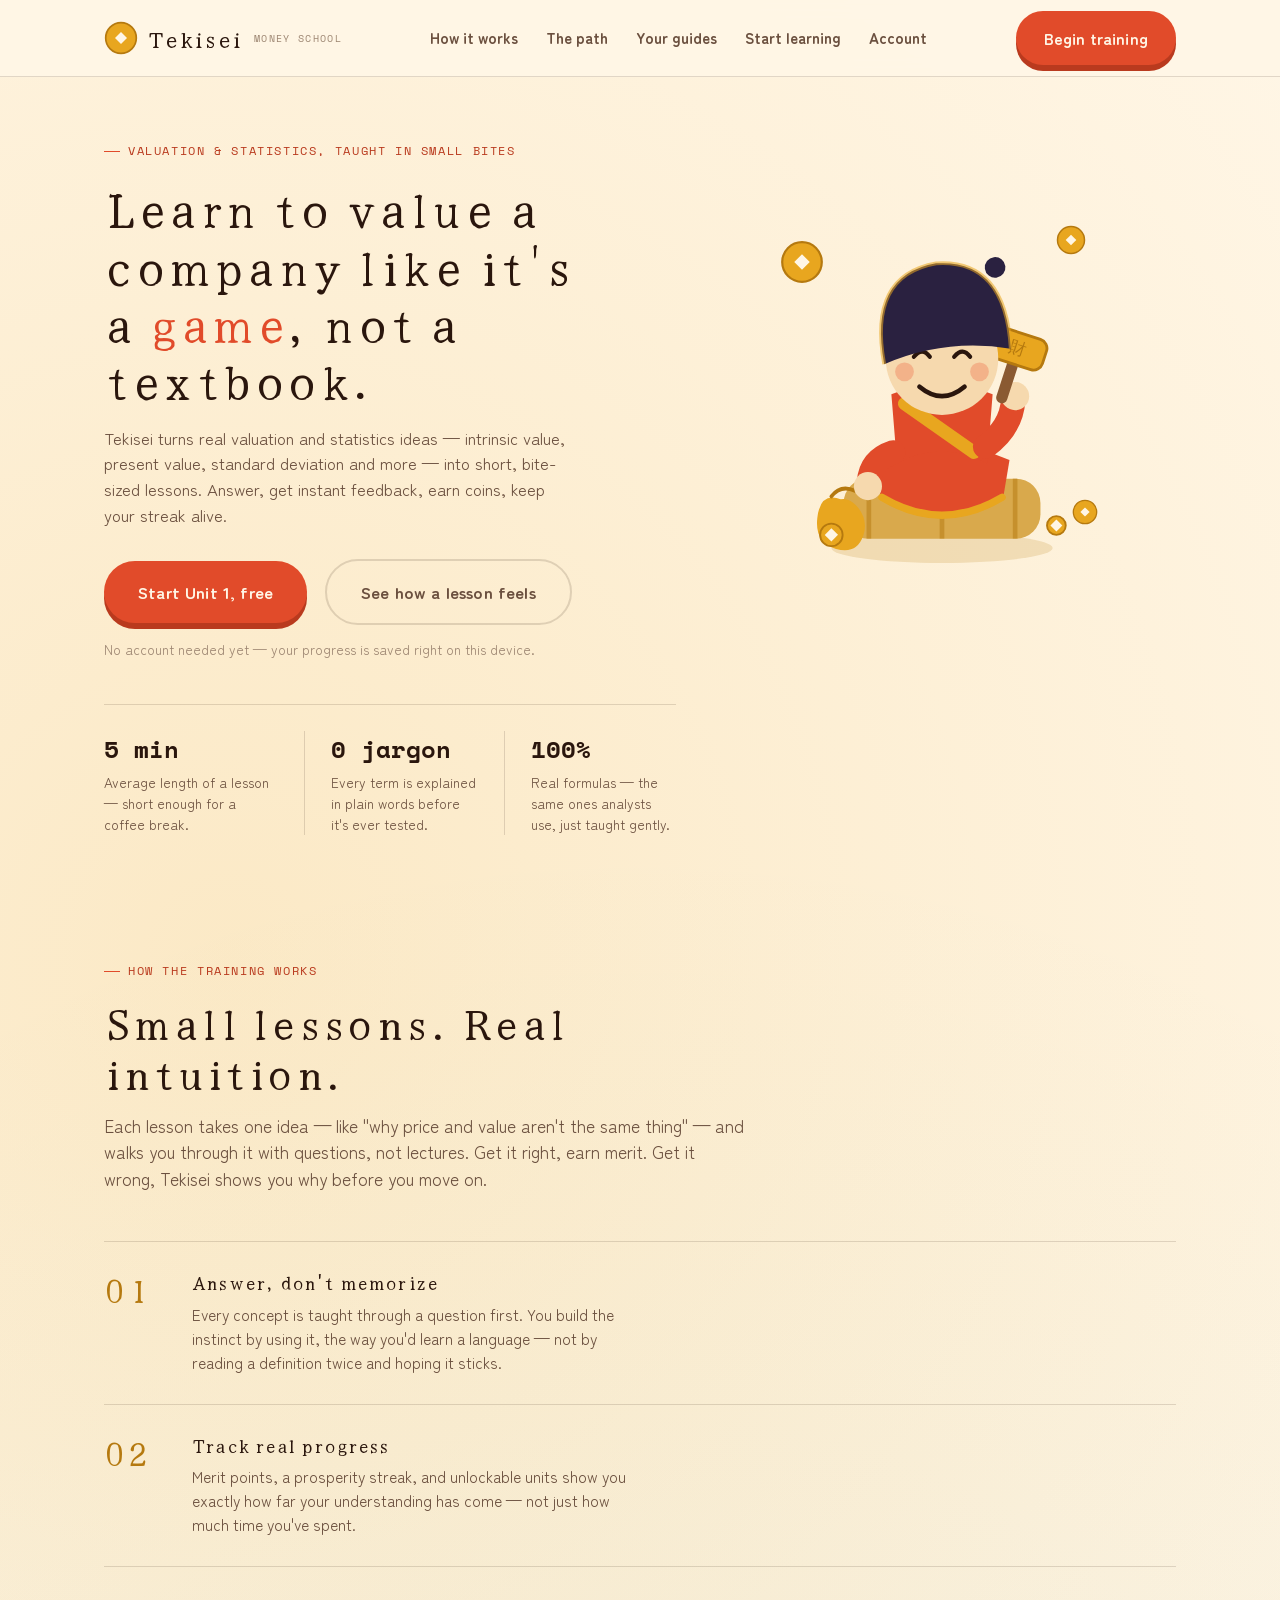
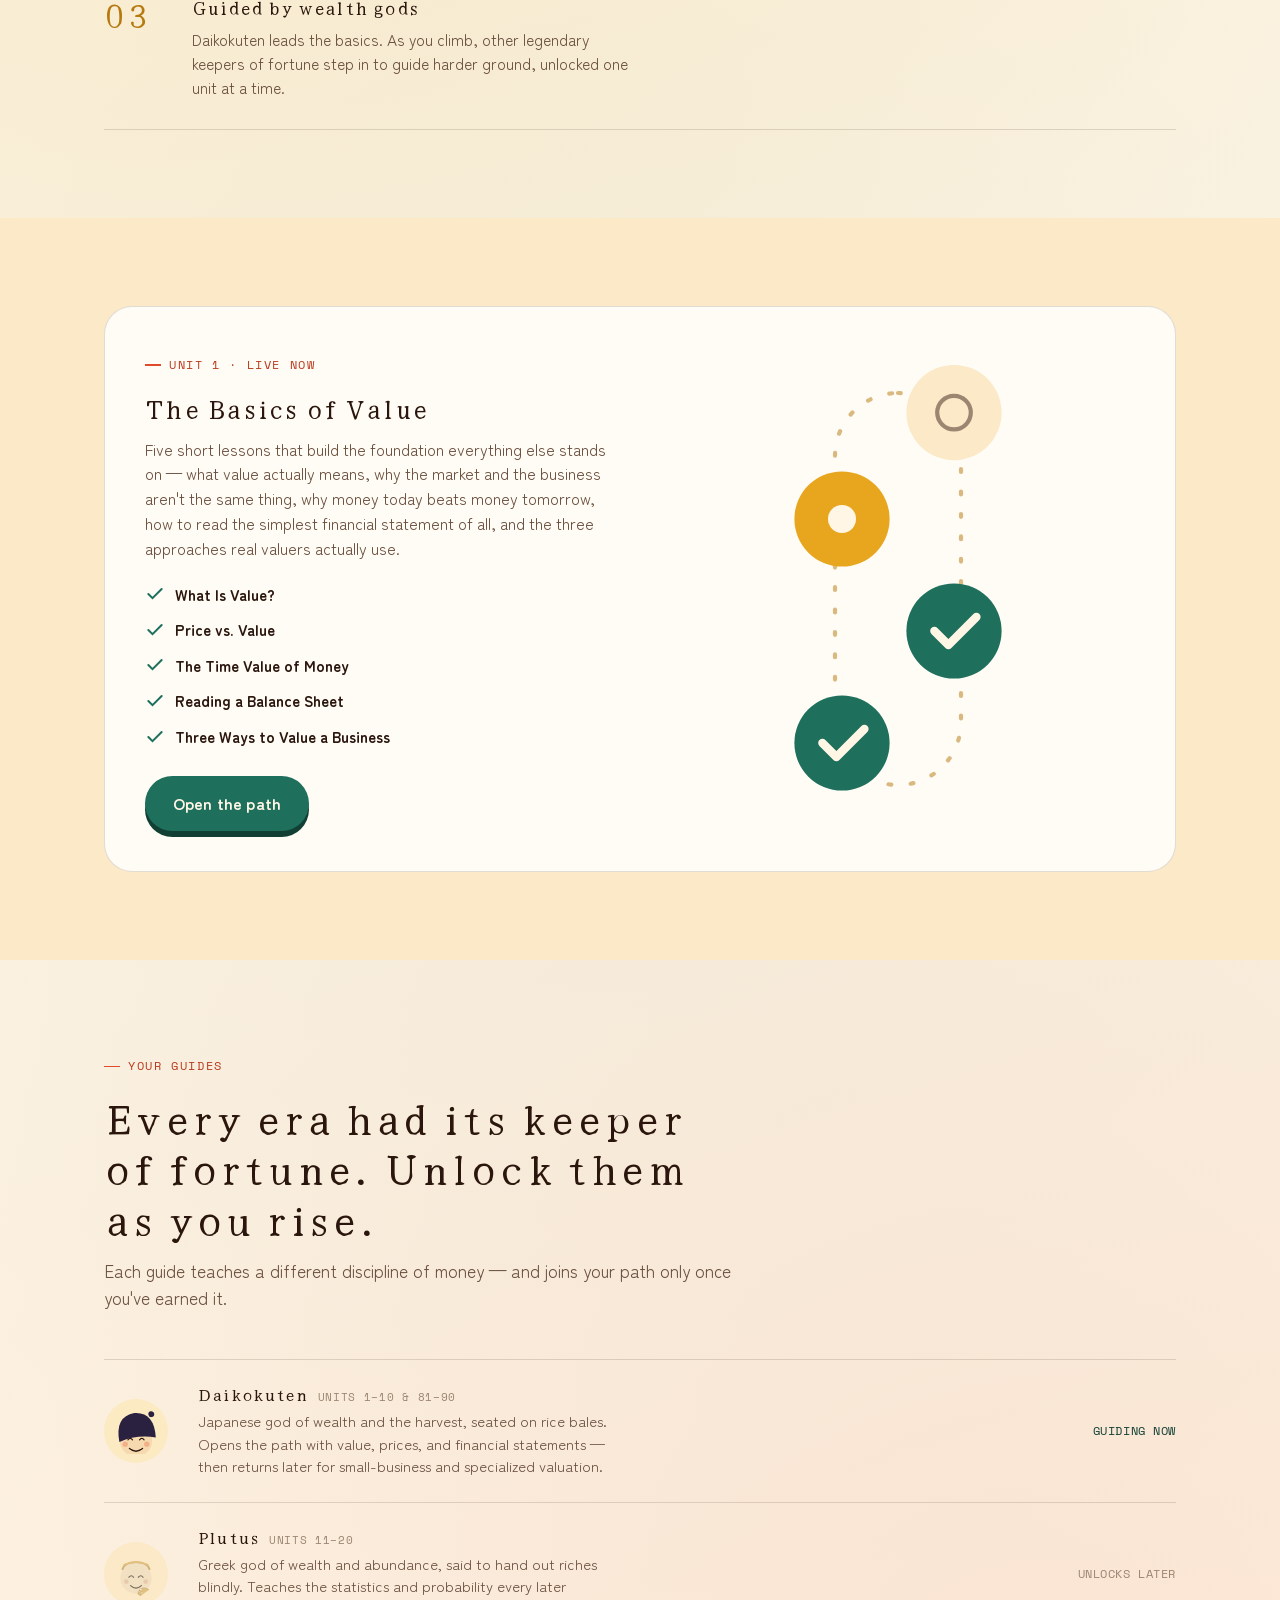
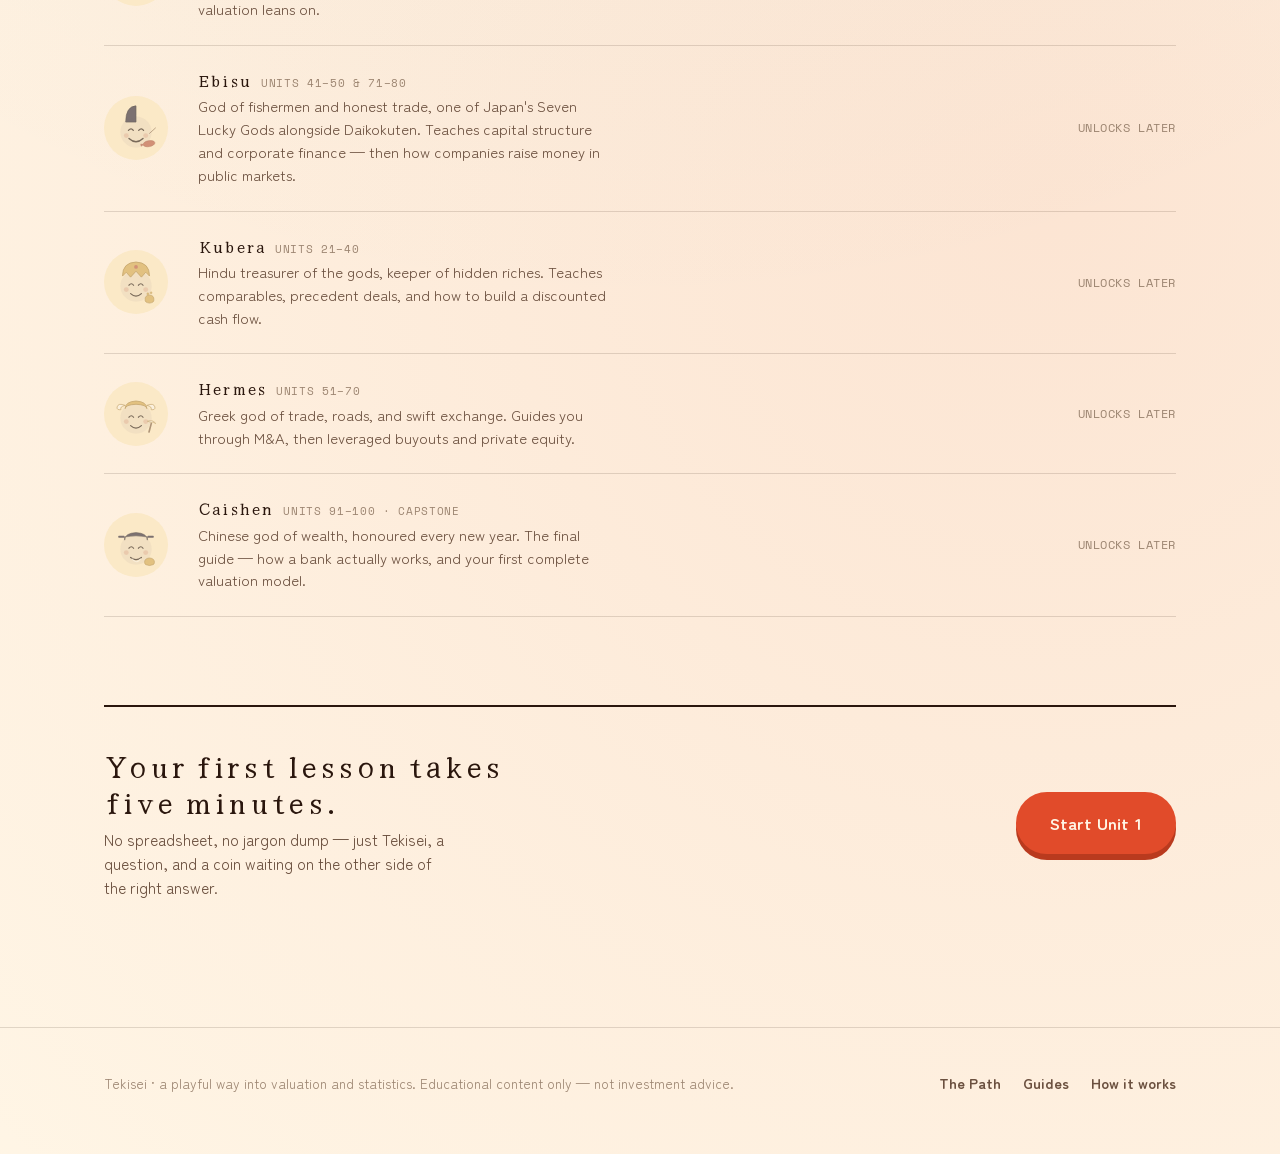
<file: index.html>
<!DOCTYPE html>
<html lang="en">
<head>
<meta charset="UTF-8">
<meta name="viewport" content="width=device-width, initial-scale=1.0">
<title>Tekisei — Learn valuation & statistics like a game</title>
<meta name="description" content="Tekisei teaches company valuation and statistics through short, game-like lessons. Earn merit, collect coins, and level up your money sense.">
<link rel="icon" href="data:image/svg+xml,%3Csvg xmlns='http://www.w3.org/2000/svg' viewBox='0 0 40 40'%3E%3Ccircle cx='20' cy='20' r='18' fill='%23E8A61F' stroke='%23B5790F' stroke-width='2'/%3E%3Crect x='15' y='15' width='10' height='10' fill='%23FFF6E6' transform='rotate(45 20 20)'/%3E%3C/svg%3E">
<link rel="stylesheet" href="css/style.css">

<!-- Social share preview (Open Graph + Twitter Card) -->
<meta property="og:type" content="website">
<meta property="og:site_name" content="Tekisei">
<meta property="og:title" content="Tekisei — Learn valuation & statistics like a game">
<meta property="og:description" content="Short, game-like lessons in company valuation and statistics. Earn merit, collect coins, and level up your money sense.">
<meta property="og:url" content="https://tekisei.onrender.com/index.html">
<meta property="og:image" content="https://tekisei.onrender.com/assets/og-image.png">
<meta property="og:image:width" content="1200">
<meta property="og:image:height" content="630">
<meta name="twitter:card" content="summary_large_image">
<meta name="twitter:title" content="Tekisei — Learn valuation & statistics like a game">
<meta name="twitter:description" content="Short, game-like lessons in company valuation and statistics. Earn merit, collect coins, and level up your money sense.">
<meta name="twitter:image" content="https://tekisei.onrender.com/assets/og-image.png">
</head>
<body class="paper-bg">

<!-- ============ NAV ============ -->
<header class="site-nav">
  <div class="container">
    <a href="index.html" class="brand">
      <svg class="brand-mark" viewBox="0 0 40 40"><circle cx="20" cy="20" r="18" fill="#E8A61F" stroke="#B5790F" stroke-width="2"/><rect x="15" y="15" width="10" height="10" fill="#FFF6E6" transform="rotate(45 20 20)"/></svg>
      Tekisei <span class="brand-sub">money school</span>
    </a>
    <nav class="nav-links" id="navLinks">
      <a href="index.html#how">How it works</a>
      <a href="index.html#path">The path</a>
      <a href="index.html#guides">Your guides</a>
      <a href="learn.html">Start learning</a>
      <a href="account.html">Account</a>
    </nav>
    <div class="nav-cta">
      <button class="nav-toggle" id="navToggle" aria-label="Open menu" aria-expanded="false">
        <svg viewBox="0 0 24 24" fill="none" stroke="currentColor" stroke-width="2.4" stroke-linecap="round"><line x1="3" y1="6" x2="21" y2="6"/><line x1="3" y1="12" x2="21" y2="12"/><line x1="3" y1="18" x2="21" y2="18"/></svg>
      </button>
      <a href="learn.html" class="btn btn-vermilion">Begin training</a>
    </div>
  </div>
</header>

<!-- ============ HERO ============ -->
<section class="hero">
  <div class="container">
    <div class="hero-copy">
      <span class="eyebrow">Valuation & statistics, taught in small bites</span>
      <h1>Learn to value a company like it's a <em>game</em>, not a textbook.</h1>
      <p class="lede">Tekisei turns real valuation and statistics ideas — intrinsic value, present value, standard deviation and more — into short, bite-sized lessons. Answer, get instant feedback, earn coins, keep your streak alive.</p>
      <div class="hero-actions">
        <a href="learn.html" class="btn btn-vermilion btn-lg">Start Unit 1, free</a>
        <a href="#how" class="btn btn-ghost btn-lg">See how a lesson feels</a>
      </div>
      <p class="hero-note">No account needed yet — your progress is saved right on this device.</p>
    </div>
    <div class="hero-art">
      <svg viewBox="0 0 320 380" style="overflow:visible">
        <ellipse cx="160" cy="352" rx="118" ry="16" fill="#B5790F" opacity="0.18"/>
        <g><rect x="55" y="278" width="210" height="64" rx="26" fill="#D9A94C"/>
          <line x1="82" y1="278" x2="82" y2="342" stroke="#B5790F" stroke-width="5" opacity="0.5"/>
          <line x1="160" y1="278" x2="160" y2="342" stroke="#B5790F" stroke-width="5" opacity="0.5"/>
          <line x1="238" y1="278" x2="238" y2="342" stroke="#B5790F" stroke-width="5" opacity="0.5"/></g>
        <g><path d="M52 300 q-22 -8 -25 20 q-3 26 20 33 q22 6 29 -14 q6 -18 -8 -33 q-8 -8 -16 -6z" fill="#E8A61F"/>
          <path d="M42 297 q10 -13 25 -6" stroke="#B5790F" stroke-width="4" fill="none" stroke-linecap="round"/></g>
        <path d="M95 300 Q160 340 225 300 L232 258 Q160 228 88 258 Z" fill="#E14B2A"/>
        <path d="M96 298 Q160 336 224 298" stroke="#E8A61F" stroke-width="8" fill="none" stroke-linecap="round"/>
        <path d="M112 262 Q160 236 208 262 L214 188 Q160 166 106 188 Z" fill="#E14B2A"/>
        <path d="M120 198 L194 250" stroke="#E8A61F" stroke-width="14" stroke-linecap="round"/>
        <path d="M108 250 Q84 258 82 282" stroke="#E14B2A" stroke-width="26" stroke-linecap="round" fill="none"/>
        <circle cx="81" cy="286" r="15" fill="#F6D9AE"/>
        <path d="M206 244 Q234 224 236 194" stroke="#E14B2A" stroke-width="26" stroke-linecap="round" fill="none"/>
        <circle cx="238" cy="190" r="15" fill="#F6D9AE"/>
        <g transform="translate(238,148) rotate(18)">
          <rect x="-6" y="0" width="12" height="52" rx="6" fill="#8A5A32"/>
          <rect x="-30" y="-26" width="60" height="34" rx="10" fill="#E8A61F"/>
          <rect x="-30" y="-26" width="60" height="34" rx="10" fill="none" stroke="#B5790F" stroke-width="3"/>
          <text x="0" y="-4" font-size="18" text-anchor="middle" fill="#B5790F" font-family="sans-serif">財</text>
        </g>
        <circle cx="160" cy="150" r="60" fill="#F6D9AE"/>
        <circle cx="120" cy="164" r="10" fill="#F0916B" opacity="0.55"/>
        <circle cx="200" cy="164" r="10" fill="#F0916B" opacity="0.55"/>
        <path d="M130 148 q9 -11 17 0" stroke="#2A160D" stroke-width="4.5" fill="none" stroke-linecap="round"/>
        <path d="M173 148 q9 -11 17 0" stroke="#2A160D" stroke-width="4.5" fill="none" stroke-linecap="round"/>
        <path d="M136 180 q24 20 48 0" stroke="#2A160D" stroke-width="5" fill="none" stroke-linecap="round"/>
        <g transform="rotate(-7 160 100)">
          <path d="M92 148 Q86 52 160 48 Q234 52 228 148 Q160 128 92 148 Z" fill="#2A2140"/>
          <circle cx="222" cy="60" r="11" fill="#2A2140"/>
          <path d="M92 148 Q86 52 160 48 Q234 52 228 148" fill="none" stroke="#E8A61F" stroke-width="4" opacity="0.55"/>
        </g>
        <g><circle cx="42" cy="338" r="12" fill="#E8A61F" stroke="#B5790F" stroke-width="2"/><rect x="37" y="333" width="10" height="10" fill="#FFF6E6" transform="rotate(45 42 338)"/></g>
        <g><circle cx="282" cy="328" r="10" fill="#E8A61F" stroke="#B5790F" stroke-width="2"/><rect x="277.5" y="323.5" width="9" height="9" fill="#FFF6E6" transform="rotate(45 282 328)"/></g>
      </svg>
      <svg class="coin-float" viewBox="0 0 40 40" style="width:44px; top:6%; left:-4%; animation-delay:0s;"><circle cx="20" cy="20" r="18" fill="#E8A61F" stroke="#B5790F" stroke-width="2"/><rect x="15" y="15" width="10" height="10" fill="#FFF6E6" transform="rotate(45 20 20)"/></svg>
      <svg class="coin-float" viewBox="0 0 40 40" style="width:30px; top:2%; right:2%; animation-delay:1.2s;"><circle cx="20" cy="20" r="18" fill="#E8A61F" stroke="#B5790F" stroke-width="2"/><rect x="15" y="15" width="10" height="10" fill="#FFF6E6" transform="rotate(45 20 20)"/></svg>
      <svg class="coin-float" viewBox="0 0 40 40" style="width:26px; bottom:14%; right:-2%; animation-delay:2.4s;"><circle cx="20" cy="20" r="18" fill="#E8A61F" stroke="#B5790F" stroke-width="2"/><rect x="15" y="15" width="10" height="10" fill="#FFF6E6" transform="rotate(45 20 20)"/></svg>
    </div>
  </div>

  <div class="container">
    <div class="stat-strip">
      <div class="stat"><div class="stat-num">5 min</div><div class="stat-label">Average length of a lesson — short enough for a coffee break.</div></div>
      <div class="stat"><div class="stat-num">0 jargon</div><div class="stat-label">Every term is explained in plain words before it's ever tested.</div></div>
      <div class="stat"><div class="stat-num">100%</div><div class="stat-label">Real formulas — the same ones analysts use, just taught gently.</div></div>
    </div>
  </div>
</section>

<!-- ============ HOW IT WORKS ============ -->
<section class="section" id="how">
  <div class="container">
    <div class="section-head">
      <span class="eyebrow">How the training works</span>
      <h2>Small lessons. Real intuition.</h2>
      <p>Each lesson takes one idea — like "why price and value aren't the same thing" — and walks you through it with questions, not lectures. Get it right, earn merit. Get it wrong, Tekisei shows you why before you move on.</p>
    </div>
    <div class="ledger-list">
      <div class="ledger-item">
        <div class="ledger-num">01</div>
        <div><h3>Answer, don't memorize</h3><p>Every concept is taught through a question first. You build the instinct by using it, the way you'd learn a language — not by reading a definition twice and hoping it sticks.</p></div>
      </div>
      <div class="ledger-item">
        <div class="ledger-num">02</div>
        <div><h3>Track real progress</h3><p>Merit points, a prosperity streak, and unlockable units show you exactly how far your understanding has come — not just how much time you've spent.</p></div>
      </div>
      <div class="ledger-item">
        <div class="ledger-num">03</div>
        <div><h3>Guided by wealth gods</h3><p>Daikokuten leads the basics. As you climb, other legendary keepers of fortune step in to guide harder ground, unlocked one unit at a time.</p></div>
      </div>
    </div>
  </div>
</section>

<!-- ============ PATH TEASER ============ -->
<section class="section section-alt" id="path">
  <div class="container">
    <div class="path-teaser">
      <div class="path-teaser-copy">
        <span class="eyebrow">Unit 1 · live now</span>
        <h3>The Basics of Value</h3>
        <p>Five short lessons that build the foundation everything else stands on — what value actually means, why the market and the business aren't the same thing, why money today beats money tomorrow, how to read the simplest financial statement of all, and the three approaches real valuers actually use.</p>
        <ul class="mini-checklist">
          <li><svg viewBox="0 0 24 24" fill="none" stroke="currentColor" stroke-width="2.4" stroke-linecap="round"><polyline points="20 6 9 17 4 12"/></svg> What Is Value?</li>
          <li><svg viewBox="0 0 24 24" fill="none" stroke="currentColor" stroke-width="2.4" stroke-linecap="round"><polyline points="20 6 9 17 4 12"/></svg> Price vs. Value</li>
          <li><svg viewBox="0 0 24 24" fill="none" stroke="currentColor" stroke-width="2.4" stroke-linecap="round"><polyline points="20 6 9 17 4 12"/></svg> The Time Value of Money</li>
          <li><svg viewBox="0 0 24 24" fill="none" stroke="currentColor" stroke-width="2.4" stroke-linecap="round"><polyline points="20 6 9 17 4 12"/></svg> Reading a Balance Sheet</li>
          <li><svg viewBox="0 0 24 24" fill="none" stroke="currentColor" stroke-width="2.4" stroke-linecap="round"><polyline points="20 6 9 17 4 12"/></svg> Three Ways to Value a Business</li>
        </ul>
        <a href="learn.html" class="btn btn-jade">Open the path</a>
      </div>
      <div class="hero-art" style="max-width:280px; margin:0 auto;">
        <svg viewBox="0 0 200 320">
          <rect x="55" y="20" width="90" height="280" rx="45" fill="none" stroke="#B5790F" stroke-width="3" stroke-dasharray="2 14" stroke-linecap="round" opacity="0.5"/>
          <circle cx="60" cy="270" r="34" fill="#1E6F5C"/><path d="M46 270l10 10 20-20" stroke="#FFF6E6" stroke-width="6" fill="none" stroke-linecap="round" stroke-linejoin="round"/>
          <circle cx="140" cy="190" r="34" fill="#1E6F5C"/><path d="M126 190l10 10 20-20" stroke="#FFF6E6" stroke-width="6" fill="none" stroke-linecap="round" stroke-linejoin="round"/>
          <circle cx="60" cy="110" r="34" fill="#E8A61F"/><circle cx="60" cy="110" r="10" fill="#FFF6E6"/>
          <circle cx="140" cy="34" r="34" fill="#FBE9C7"/><path d="M128 34a12 12 0 1124 0 12 12 0 01-24 0z" fill="none" stroke="#9C8571" stroke-width="3"/>
        </svg>
      </div>
    </div>
  </div>
</section>

<!-- ============ GUIDES / CHARACTERS ============ -->
<section class="section" id="guides">
  <div class="container">
    <div class="section-head">
      <span class="eyebrow">Your guides</span>
      <h2>Every era had its keeper of fortune. Unlock them as you rise.</h2>
      <p>Each guide teaches a different discipline of money — and joins your path only once you've earned it.</p>
    </div>
    <div class="roster">
      <div class="roster-item">
        <div class="roster-portrait">
          <svg viewBox="60 30 200 170"><circle cx="160" cy="150" r="60" fill="#F6D9AE"/><circle cx="120" cy="164" r="10" fill="#F0916B" opacity="0.55"/><circle cx="200" cy="164" r="10" fill="#F0916B" opacity="0.55"/><path d="M130 148 q9 -11 17 0" stroke="#2A160D" stroke-width="4.5" fill="none" stroke-linecap="round"/><path d="M173 148 q9 -11 17 0" stroke="#2A160D" stroke-width="4.5" fill="none" stroke-linecap="round"/><path d="M136 180 q24 20 48 0" stroke="#2A160D" stroke-width="5" fill="none" stroke-linecap="round"/><g transform="rotate(-7 160 100)"><path d="M92 148 Q86 52 160 48 Q234 52 228 148 Q160 128 92 148 Z" fill="#2A2140"/><circle cx="222" cy="60" r="11" fill="#2A2140"/></g></svg>
        </div>
        <div>
          <div class="roster-name"><h4>Daikokuten</h4><span class="roster-tag">Units 1–10 &amp; 81–90</span></div>
          <p class="roster-desc">Japanese god of wealth and the harvest, seated on rice bales. Opens the path with value, prices, and financial statements — then returns later for small-business and specialized valuation.</p>
        </div>
        <span class="roster-status">Guiding now</span>
      </div>
      <div class="roster-item locked">
        <div class="roster-portrait tint-jade"><svg viewBox="0 0 200 200"><circle cx="100" cy="115" r="58" fill="#F6D9AE"/><circle cx="64" cy="128" r="9" fill="#F0916B" opacity="0.55"/><circle cx="136" cy="128" r="9" fill="#F0916B" opacity="0.55"/><path d="M74 112 q9 -11 17 0" stroke="#2A160D" stroke-width="4.5" fill="none" stroke-linecap="round"/><path d="M109 112 q9 -11 17 0" stroke="#2A160D" stroke-width="4.5" fill="none" stroke-linecap="round"/><path d="M80 143 q20 18 40 0" stroke="#2A160D" stroke-width="4.5" fill="none" stroke-linecap="round"/><path d="M50 82 Q60 56 100 56 Q140 56 150 82" stroke="#C68A16" stroke-width="7" fill="none" stroke-linecap="round"/><path d="M56 66 Q100 46 144 66" stroke="#E8A61F" stroke-width="6" fill="none" stroke-linecap="round"/><g transform="translate(148,158) rotate(20)"><path d="M0 0 Q-30 -6 -34 20 Q-36 34 -20 30" fill="#E8A61F" stroke="#B5790F" stroke-width="2.5"/><circle cx="-28" cy="10" r="4" fill="#FFF6E6" stroke="#B5790F" stroke-width="1.5"/><circle cx="-20" cy="20" r="3.5" fill="#FFF6E6" stroke="#B5790F" stroke-width="1.5"/><circle cx="-32" cy="20" r="3" fill="#FFF6E6" stroke="#B5790F" stroke-width="1.5"/></g></svg></div>
        <div>
          <div class="roster-name"><h4>Plutus</h4><span class="roster-tag">Units 11–20</span></div>
          <p class="roster-desc">Greek god of wealth and abundance, said to hand out riches blindly. Teaches the statistics and probability every later valuation leans on.</p>
        </div>
        <span class="roster-status pending">Unlocks later</span>
      </div>
      <div class="roster-item locked">
        <div class="roster-portrait tint-vermilion"><svg viewBox="0 0 200 200"><circle cx="100" cy="115" r="58" fill="#F6D9AE"/><circle cx="64" cy="128" r="9" fill="#F0916B" opacity="0.55"/><circle cx="136" cy="128" r="9" fill="#F0916B" opacity="0.55"/><path d="M72 109 q10 -12 18 0" stroke="#2A160D" stroke-width="4.5" fill="none" stroke-linecap="round"/><path d="M110 109 q10 -12 18 0" stroke="#2A160D" stroke-width="4.5" fill="none" stroke-linecap="round"/><path d="M74 139 q26 24 52 0" stroke="#2A160D" stroke-width="5" fill="none" stroke-linecap="round"/><path d="M62 78 Q62 20 100 18 Q100 60 100 78Z" fill="#2A2140" stroke="#17101f" stroke-width="2.5"/><path d="M62 78 Q80 66 100 66 Q60 66 62 78Z" fill="#2A2140"/><g transform="translate(148,158) rotate(-10)"><ellipse cx="0" cy="0" rx="22" ry="11" fill="#E14B2A" stroke="#B93A1E" stroke-width="2"/><path d="M-22 0 L-30 -4 L-30 4 Z" fill="#E14B2A" stroke="#B93A1E" stroke-width="2"/></g><line x1="150" y1="120" x2="172" y2="100" stroke="#8A5A32" stroke-width="3" stroke-linecap="round"/></svg></div>
        <div>
          <div class="roster-name"><h4>Ebisu</h4><span class="roster-tag">Units 41–50 &amp; 71–80</span></div>
          <p class="roster-desc">God of fishermen and honest trade, one of Japan's Seven Lucky Gods alongside Daikokuten. Teaches capital structure and corporate finance — then how companies raise money in public markets.</p>
        </div>
        <span class="roster-status pending">Unlocks later</span>
      </div>
      <div class="roster-item locked">
        <div class="roster-portrait"><svg viewBox="0 0 200 200"><circle cx="100" cy="115" r="58" fill="#F6D9AE"/><circle cx="64" cy="128" r="9" fill="#F0916B" opacity="0.55"/><circle cx="136" cy="128" r="9" fill="#F0916B" opacity="0.55"/><path d="M74 112 q9 -11 17 0" stroke="#2A160D" stroke-width="4.5" fill="none" stroke-linecap="round"/><path d="M109 112 q9 -11 17 0" stroke="#2A160D" stroke-width="4.5" fill="none" stroke-linecap="round"/><path d="M80 143 q20 18 40 0" stroke="#2A160D" stroke-width="4.5" fill="none" stroke-linecap="round"/><path d="M50 78 Q50 28 100 26 Q150 28 150 78 L136 64 L120 82 L100 60 L80 82 L64 64 Z" fill="#E8A61F" stroke="#B5790F" stroke-width="3"/><circle cx="100" cy="44" r="7" fill="#E14B2A"/><g transform="translate(150,158)"><path d="M-16 8 Q-18 -8 0 -10 Q18 -8 16 8 Q18 18 0 20 Q-18 18 -16 8Z" fill="#E8A61F" stroke="#B5790F" stroke-width="2.5"/><circle cx="-6" cy="-14" r="4" fill="#E8A61F" stroke="#B5790F" stroke-width="1.5"/><circle cx="6" cy="-18" r="3.5" fill="#E8A61F" stroke="#B5790F" stroke-width="1.5"/></g></svg></div>
        <div>
          <div class="roster-name"><h4>Kubera</h4><span class="roster-tag">Units 21–40</span></div>
          <p class="roster-desc">Hindu treasurer of the gods, keeper of hidden riches. Teaches comparables, precedent deals, and how to build a discounted cash flow.</p>
        </div>
        <span class="roster-status pending">Unlocks later</span>
      </div>
      <div class="roster-item locked">
        <div class="roster-portrait tint-jade"><svg viewBox="0 0 200 200"><circle cx="100" cy="115" r="58" fill="#F6D9AE"/><circle cx="64" cy="128" r="9" fill="#F0916B" opacity="0.55"/><circle cx="136" cy="128" r="9" fill="#F0916B" opacity="0.55"/><path d="M74 112 q9 -11 17 0" stroke="#2A160D" stroke-width="4.5" fill="none" stroke-linecap="round"/><path d="M109 112 q9 -11 17 0" stroke="#2A160D" stroke-width="4.5" fill="none" stroke-linecap="round"/><path d="M80 143 q20 18 40 0" stroke="#2A160D" stroke-width="4.5" fill="none" stroke-linecap="round"/><path d="M60 80 Q60 54 100 52 Q140 54 140 80 Q140 66 100 64 Q60 66 60 80Z" fill="#E8A61F" stroke="#B5790F" stroke-width="3"/><path d="M60 68 Q34 58 30 74 Q28 86 44 84 Q40 72 60 68Z" fill="#FFF6E6" stroke="#B5790F" stroke-width="2.5"/><path d="M140 68 Q166 58 170 74 Q172 86 156 84 Q160 72 140 68Z" fill="#FFF6E6" stroke="#B5790F" stroke-width="2.5"/><g transform="translate(150,160) rotate(15)"><rect x="-3" y="-30" width="6" height="40" rx="3" fill="#8A5A32"/><path d="M-16 -30 Q0 -42 16 -30 Q0 -34 0 -30Z" fill="#FFF6E6" stroke="#B5790F" stroke-width="2"/></g></svg></div>
        <div>
          <div class="roster-name"><h4>Hermes</h4><span class="roster-tag">Units 51–70</span></div>
          <p class="roster-desc">Greek god of trade, roads, and swift exchange. Guides you through M&amp;A, then leveraged buyouts and private equity.</p>
        </div>
        <span class="roster-status pending">Unlocks later</span>
      </div>
      <div class="roster-item locked">
        <div class="roster-portrait tint-vermilion"><svg viewBox="0 0 200 200"><circle cx="100" cy="115" r="58" fill="#F6D9AE"/><circle cx="64" cy="128" r="9" fill="#F0916B" opacity="0.55"/><circle cx="136" cy="128" r="9" fill="#F0916B" opacity="0.55"/><path d="M74 112 q9 -11 17 0" stroke="#2A160D" stroke-width="4.5" fill="none" stroke-linecap="round"/><path d="M109 112 q9 -11 17 0" stroke="#2A160D" stroke-width="4.5" fill="none" stroke-linecap="round"/><path d="M80 146 q20 16 40 0" stroke="#2A160D" stroke-width="4.5" fill="none" stroke-linecap="round"/><path d="M86 152 Q100 172 116 152" stroke="#FFF6E6" stroke-width="4" fill="none" stroke-linecap="round" opacity="0.9"/><path d="M58 82 Q58 56 100 54 Q142 56 142 82 L142 70 Q100 62 58 70Z" fill="#2A2140" stroke="#17101f" stroke-width="2"/><rect x="34" y="66" width="24" height="7" rx="3" fill="#2A2140"/><rect x="142" y="66" width="24" height="7" rx="3" fill="#2A2140"/><g transform="translate(150,158)"><path d="M-18 8 Q-20 -8 0 -10 Q20 -8 18 8 Q20 16 0 18 Q-20 16 -18 8Z" fill="#E8A61F" stroke="#B5790F" stroke-width="2.5"/></g></svg></div>
        <div>
          <div class="roster-name"><h4>Caishen</h4><span class="roster-tag">Units 91–100 · Capstone</span></div>
          <p class="roster-desc">Chinese god of wealth, honoured every new year. The final guide — how a bank actually works, and your first complete valuation model.</p>
        </div>
        <span class="roster-status pending">Unlocks later</span>
      </div>
    </div>
  </div>
</section>

<!-- ============ CTA ============ -->
<section class="section" style="padding-top:0;">
  <div class="container">
    <div class="closing-line">
      <div>
        <h2>Your first lesson takes five minutes.</h2>
        <p>No spreadsheet, no jargon dump — just Tekisei, a question, and a coin waiting on the other side of the right answer.</p>
      </div>
      <a href="learn.html" class="btn btn-vermilion btn-lg">Start Unit 1</a>
    </div>
  </div>
</section>

<footer class="site-footer">
  <div class="container">
    <p class="footer-note">Tekisei · a playful way into valuation and statistics. Educational content only — not investment advice.</p>
    <div class="footer-links">
      <a href="learn.html">The Path</a>
      <a href="index.html#guides">Guides</a>
      <a href="index.html#how">How it works</a>
    </div>
  </div>
</footer>

<script>
  const navToggle = document.getElementById('navToggle');
  const navLinks = document.getElementById('navLinks');
  navToggle.addEventListener('click', () => {
    const open = navLinks.classList.toggle('open');
    navToggle.setAttribute('aria-expanded', open);
  });
</script>
</body>
</html>
</file>
<file: css/style.css>
@import url('https://fonts.googleapis.com/css2?family=Yuji+Syuku&family=Zen+Maru+Gothic:wght@400;500;700;900&family=Space+Mono:wght@400;700&display=swap');

/* ---------------------------------------------------------
   DAIKOKUTEN — design tokens
--------------------------------------------------------- */
:root{
  --cream:        #FFF6E6;
  --cream-deep:    #FBE9C7;
  --paper:         #FFFCF5;
  --ink:           #2A160D;
  --ink-soft:      #6B503F;
  --ink-faint:     #9C8571;

  --vermilion:     #E14B2A;
  --vermilion-dark:#B93A1E;
  --vermilion-soft:#FBDCCF;

  --gold:          #E8A61F;
  --gold-deep:     #B5790F;
  --gold-soft:     #FCEBC2;

  --jade:          #1E6F5C;
  --jade-deep:     #123F34;
  --jade-soft:     #D8ECE5;

  --indigo:        #26324D;

  --line:          rgba(42,22,13,0.14);
  --shadow-soft:   0 10px 30px rgba(42,22,13,0.10);
  --shadow-pop:    0 6px 0 rgba(42,22,13,0.18);

  --radius-s: 10px;
  --radius-m: 18px;
  --radius-l: 28px;

  --font-display: "Yuji Syuku", "Noto Serif JP", serif;
  --font-body: "Zen Maru Gothic", "Hiragino Maru Gothic ProN", sans-serif;
  --font-mono: "Space Mono", monospace;
}

*,*::before,*::after{ box-sizing:border-box; }
html{ scroll-behavior:smooth; width:100%; }
body{
  margin:0;
  width:100%;
  min-height:100vh;
  min-height:100dvh;
  overflow-x:hidden;
  background:var(--cream);
  color:var(--ink);
  font-family:var(--font-body);
  font-size:16px;
  line-height:1.55;
  -webkit-font-smoothing:antialiased;
}
img,svg{ display:block; max-width:100%; }
a{ color:inherit; text-decoration:none; }
button{ font-family:inherit; cursor:pointer; }
h1,h2,h3,h4{ font-family:var(--font-display); font-weight:400; line-height:1.12; margin:0; letter-spacing:0.01em; }
p{ margin:0; }
ul{ margin:0; padding:0; list-style:none; }

:focus-visible{
  outline:3px solid var(--jade);
  outline-offset:3px;
  border-radius:6px;
}

@media (prefers-reduced-motion: reduce){
  *,*::before,*::after{ animation-duration:0.01ms !important; animation-iteration-count:1 !important; transition-duration:0.01ms !important; scroll-behavior:auto !important; }
}

.container{
  width:100%;
  max-width:1120px;
  margin:0 auto;
  padding:0 24px;
}
@media (min-width:1440px){
  .container{ max-width:1280px; }
}
@media (min-width:1920px){
  .container{ max-width:1440px; padding:0 32px; }
}

/* ---------------------------------------------------------
   Rice-grain paper texture (background wash, no imagery needed)
--------------------------------------------------------- */
.paper-bg{
  background-image:
    radial-gradient(circle at 18% 22%, rgba(232,166,31,0.16), transparent 40%),
    radial-gradient(circle at 82% 78%, rgba(225,75,42,0.10), transparent 42%),
    radial-gradient(circle at 50% 50%, rgba(30,111,92,0.05), transparent 60%);
}

/* ---------------------------------------------------------
   Buttons
--------------------------------------------------------- */
.btn{
  display:inline-flex;
  align-items:center;
  justify-content:center;
  gap:8px;
  font-family:var(--font-body);
  font-weight:700;
  font-size:1rem;
  letter-spacing:0.01em;
  padding:15px 28px;
  border-radius:999px;
  border:none;
  transition:transform 0.12s ease, box-shadow 0.12s ease, filter 0.12s ease;
}
.btn:active{ transform:translateY(3px); }

.btn-vermilion{
  background:var(--vermilion);
  color:var(--cream);
  box-shadow:0 6px 0 var(--vermilion-dark);
}
.btn-vermilion:hover{ filter:brightness(1.04); }
.btn-vermilion:active{ box-shadow:0 2px 0 var(--vermilion-dark); }

.btn-gold{
  background:var(--gold);
  color:var(--ink);
  box-shadow:0 6px 0 var(--gold-deep);
}
.btn-gold:active{ box-shadow:0 2px 0 var(--gold-deep); }

.btn-jade{
  background:var(--jade);
  color:var(--cream);
  box-shadow:0 6px 0 var(--jade-deep);
}
.btn-jade:active{ box-shadow:0 2px 0 var(--jade-deep); }

.btn-ghost{
  background:transparent;
  color:var(--ink-soft);
  border:2px solid var(--line);
  box-shadow:none;
  padding:13px 26px;
}
.btn-ghost:hover{ border-color:var(--ink-soft); }

.btn-block{ width:100%; }
.btn-lg{ padding:18px 34px; font-size:1.05rem; }
.btn[disabled]{ opacity:0.45; pointer-events:none; }

/* ---------------------------------------------------------
   Top navigation (marketing pages)
--------------------------------------------------------- */
.site-nav{
  position:sticky; top:0; z-index:50;
  background:rgba(255,246,230,0.88);
  backdrop-filter:blur(8px);
  border-bottom:1px solid var(--line);
}
.site-nav .container{
  display:flex; align-items:center; justify-content:space-between;
  height:76px;
}
.brand{
  display:flex; align-items:center; gap:10px;
  font-family:var(--font-display);
  font-size:1.5rem;
  color:var(--ink);
}
.brand .brand-mark{ width:34px; height:34px; }
.brand-sub{
  font-family:var(--font-mono);
  font-size:0.6rem;
  letter-spacing:0.14em;
  color:var(--ink-faint);
  text-transform:uppercase;
  margin-left:2px;
}
.nav-links{ display:flex; align-items:center; gap:28px; }
.nav-links a{ font-weight:700; color:var(--ink-soft); font-size:0.95rem; }
.nav-links a:hover{ color:var(--vermilion); }
.nav-cta{ display:flex; align-items:center; gap:14px; }

.nav-toggle{
  display:none;
  background:none; border:none; padding:8px;
}
.nav-toggle svg{ width:26px; height:26px; }

/* ---------------------------------------------------------
   Dashboard bar (app pages: learn / lesson)
--------------------------------------------------------- */
.dash-bar{
  position:sticky; top:0; z-index:50;
  background:var(--paper);
  border-bottom:1px solid var(--line);
}
.dash-bar .container{
  display:flex; align-items:center; justify-content:space-between;
  height:72px;
  gap:16px;
}
.dash-stats{ display:flex; align-items:center; gap:18px; }
.stat-pill{
  display:flex; align-items:center; gap:7px;
  font-family:var(--font-mono);
  font-weight:700;
  font-size:0.95rem;
  color:var(--ink);
  padding:7px 12px;
  border-radius:999px;
  background:var(--cream);
  border:1px solid var(--line);
}
.stat-pill svg{ width:19px; height:19px; flex-shrink:0; }
.stat-pill.streak{ color:var(--vermilion-dark); }
.stat-pill.coins{ color:var(--gold-deep); }
.stat-pill.merit{ color:var(--jade-deep); }
.stat-pill.energy{ color:var(--vermilion); }
.stat-pill.energy.empty{ color:var(--ink-faint); background:var(--cream-deep); }

/* ---------------------------------------------------------
   Hero
--------------------------------------------------------- */
.hero{
  position:relative;
  padding:56px 0 30px;
}
.hero .container{
  display:grid;
  grid-template-columns:1.1fr 0.9fr;
  align-items:center;
  gap:32px;
}
.eyebrow{
  display:inline-flex; align-items:center; gap:8px;
  font-family:var(--font-mono);
  font-size:0.72rem;
  letter-spacing:0.14em;
  text-transform:uppercase;
  color:var(--vermilion-dark);
  margin-bottom:18px;
}
.eyebrow::before{
  content:"";
  width:16px; height:1.5px;
  background:var(--vermilion);
}
.hero h1{
  font-size:clamp(2.3rem, 4vw, 3.4rem);
  color:var(--ink);
  margin-bottom:18px;
  max-width:15ch;
}
.hero h1 em{
  font-style:normal;
  color:var(--vermilion);
}
.hero p.lede{
  font-size:clamp(1rem,1.3vw,1.12rem);
  color:var(--ink-soft);
  max-width:52ch;
  margin-bottom:30px;
}
.hero-actions{ display:flex; align-items:center; gap:18px; flex-wrap:wrap; }
.hero-note{ font-size:0.85rem; color:var(--ink-faint); margin-top:14px; }

.hero-art{ position:relative; max-width:400px; margin:0 auto; }
.hero-art svg{ width:100%; height:auto; overflow:visible; }
.coin-float{
  position:absolute;
  animation:float 5s ease-in-out infinite;
}
@keyframes float{
  0%,100%{ transform:translateY(0) rotate(0deg); }
  50%{ transform:translateY(-14px) rotate(8deg); }
}

/* stat strip — plain ledger row, not 3 identical shadow cards */
.stat-strip{
  display:grid;
  grid-template-columns:repeat(3, 1fr);
  gap:28px;
  margin-top:44px;
  padding-top:26px;
  border-top:1px solid var(--line);
}
.stat-strip .stat{
  padding-left:26px;
  text-align:left;
  border-left:1px solid var(--line);
  min-width:0; /* lets long labels wrap instead of forcing the grid track wider */
}
.stat-strip .stat:first-child{ padding-left:0; border-left:none; }
.stat-num{
  font-family:var(--font-mono);
  font-size:1.5rem;
  font-weight:700;
  color:var(--ink);
}
.stat-label{ font-size:0.85rem; color:var(--ink-soft); margin-top:4px; max-width:26ch; }

/* ---------------------------------------------------------
   Section shells
--------------------------------------------------------- */
.section{ padding:88px 0; }
.section-head{ max-width:640px; margin-bottom:48px; }
.section-head .eyebrow{ margin-bottom:16px; }
.section-head h2{ font-size:clamp(2rem,3.6vw,2.8rem); margin-bottom:16px; }
.section-head p{ color:var(--ink-soft); font-size:1.08rem; }
.section-alt{ background:var(--cream-deep); }

/* ledger list — replaces the generic "icon in a colored square" card grid */
.ledger-list{
  border-top:1px solid var(--line);
}
.ledger-item{
  display:grid;
  grid-template-columns:64px 1fr;
  gap:24px;
  padding:30px 0;
  border-bottom:1px solid var(--line);
}
.ledger-item .ledger-num{
  font-family:var(--font-display);
  font-size:2.1rem;
  color:var(--gold-deep);
  line-height:1;
}
.ledger-item h3{ font-size:1.2rem; margin-bottom:8px; color:var(--ink); }
.ledger-item p{ color:var(--ink-soft); font-size:0.97rem; max-width:56ch; }

/* path preview (marketing teaser) */
.path-teaser{
  background:var(--paper);
  border:1px solid var(--line);
  border-radius:var(--radius-l);
  padding:40px;
  display:grid;
  grid-template-columns:1fr 1fr;
  gap:40px;
  align-items:center;
}
.path-teaser-copy h3{ font-size:1.7rem; margin-bottom:14px; }
.path-teaser-copy p{ color:var(--ink-soft); margin-bottom:22px; }
.mini-checklist{ display:flex; flex-direction:column; gap:12px; margin-bottom:28px; }
.mini-checklist li{ display:flex; align-items:center; gap:10px; font-weight:700; font-size:0.95rem; }
.mini-checklist svg{ width:20px; height:20px; flex-shrink:0; color:var(--jade); }

/* guide roster — small portraits in a list, not a grid of identical cards */
.roster{ border-top:1px solid var(--line); }
.roster-item{
  display:grid;
  grid-template-columns:72px 1fr auto;
  align-items:center;
  gap:22px;
  padding:24px 0;
  border-bottom:1px solid var(--line);
}
.roster-portrait{
  width:64px; height:64px;
  border-radius:50%;
  background:var(--gold-soft);
  display:flex; align-items:center; justify-content:center;
  overflow:hidden;
  flex-shrink:0;
}
.roster-portrait svg{ width:54px; }
.roster-item.locked .roster-portrait{ background:var(--cream-deep); }
.roster-item.locked .roster-portrait svg{ opacity:0.6; filter:grayscale(35%); }
.roster-name{ display:flex; align-items:baseline; gap:10px; flex-wrap:wrap; }
.roster-name h4{ font-size:1.1rem; color:var(--ink); }
.roster-name .roster-tag{ font-family:var(--font-mono); font-size:0.7rem; letter-spacing:0.06em; text-transform:uppercase; color:var(--ink-faint); }
.roster-desc{ font-size:0.92rem; color:var(--ink-soft); margin-top:4px; max-width:52ch; }
.roster-status{ font-family:var(--font-mono); font-size:0.72rem; letter-spacing:0.05em; text-transform:uppercase; color:var(--jade-deep); white-space:nowrap; }
.roster-status.pending{ color:var(--ink-faint); }
@media (max-width:640px){
  .roster-item{ grid-template-columns:52px 1fr; }
  .roster-portrait{ width:48px; height:48px; }
  .roster-portrait svg{ width:40px; }
  .roster-status{ grid-column:2; margin-top:2px; }
}

/* closing line — plain, no dark gradient box */
.closing-line{
  display:flex;
  align-items:center;
  justify-content:space-between;
  flex-wrap:wrap;
  gap:24px;
  padding:40px 0;
  border-top:2px solid var(--ink);
}
.closing-line h2{ font-size:clamp(1.5rem,2.6vw,2rem); max-width:22ch; }
.closing-line p{ color:var(--ink-soft); margin-top:8px; max-width:44ch; font-size:0.97rem; }

/* footer */
.site-footer{
  border-top:1px solid var(--line);
  padding:44px 0 60px;
}
.site-footer .container{
  display:flex; align-items:center; justify-content:space-between; flex-wrap:wrap; gap:20px;
}
.footer-note{ color:var(--ink-faint); font-size:0.85rem; }
.footer-links{ display:flex; gap:22px; }
.footer-links a{ color:var(--ink-soft); font-size:0.9rem; font-weight:700; }
.footer-links a:hover{ color:var(--vermilion); }

/* ---------------------------------------------------------
   LEARNING PATH (map)
--------------------------------------------------------- */
.path-wrap{ padding:44px 0 100px; }

.path-nav{
  display:flex; gap:16px; flex-wrap:wrap;
  align-items:flex-end;
  margin-bottom:32px;
  padding:16px 20px;
  background:var(--paper);
  border:1px solid var(--line);
  border-radius:var(--radius-m);
  box-shadow:var(--shadow-soft);
  position:sticky; top:72px; z-index:40;
}
.path-nav-field{
  display:flex; flex-direction:column; gap:4px;
  flex:1 1 200px;
}
.path-nav-label{
  font-family:var(--font-mono); font-size:0.7rem; letter-spacing:0.06em;
  text-transform:uppercase; color:var(--ink-faint);
}
.path-nav select{
  font-family:var(--font-body); font-size:0.92rem; color:var(--ink);
  padding:10px 14px;
  border:1px solid var(--line);
  border-radius:var(--radius-s);
  background:var(--cream) url("data:image/svg+xml,%3Csvg xmlns='http://www.w3.org/2000/svg' viewBox='0 0 24 24' fill='none' stroke='%236B503F' stroke-width='2'%3E%3Cpolyline points='6 9 12 15 18 9'/%3E%3C/svg%3E") no-repeat right 12px center/16px;
  appearance:none; -webkit-appearance:none;
  cursor:pointer;
}
.path-nav select:focus{ outline:2px solid var(--gold); outline-offset:1px; }
.path-nav select:disabled{ opacity:0.5; cursor:not-allowed; }
@media (max-width:640px){
  .path-nav{ flex-direction:column; align-items:stretch; }
}

.path-header{ text-align:center; margin-bottom:8px; }
.path-header .eyebrow{ }
.unit-banner{
  max-width:640px;
  margin:0 auto 48px;
  background:var(--jade);
  color:var(--cream);
  border-radius:var(--radius-m);
  padding:22px 26px;
  display:flex;
  align-items:center;
  justify-content:space-between;
  gap:16px;
  box-shadow:var(--shadow-soft);
}
.unit-banner.unit-locked{ background:var(--ink-faint); opacity:0.85; }
.unit-banner .unit-name{ font-family:var(--font-display); font-size:1.5rem; }
.unit-banner .unit-desc{ font-size:0.85rem; color:#DCE9E4; margin-top:4px; }

.node-column{
  max-width:420px;
  margin:0 auto 64px;
  display:flex;
  flex-direction:column;
  align-items:center;
  gap:6px;
}
.node-row{
  display:flex;
  width:100%;
}
.node-row.align-l{ justify-content:flex-start; }
.node-row.align-c{ justify-content:center; }
.node-row.align-r{ justify-content:flex-end; }

.lesson-node{
  position:relative;
  width:76px; height:76px;
  border-radius:50%;
  display:flex; align-items:center; justify-content:center;
  border:none;
  background:var(--gold);
  box-shadow:0 6px 0 var(--gold-deep);
  color:var(--ink);
  flex-shrink:0;
}
.lesson-node svg{ width:30px; height:30px; }
.lesson-node:active{ transform:translateY(4px); box-shadow:0 2px 0 var(--gold-deep); }
.lesson-node.done{ background:var(--jade); box-shadow:0 6px 0 var(--jade-deep); color:var(--cream); }
.lesson-node.locked{ background:var(--cream-deep); box-shadow:0 6px 0 var(--line); color:var(--ink-faint); pointer-events:none; }
.lesson-node.current{ animation:pulse 2.2s ease-in-out infinite; }
.lesson-node.current.no-energy{ animation:none; background:var(--vermilion-soft); box-shadow:0 6px 0 var(--vermilion-dark); color:var(--vermilion-dark); pointer-events:none; }
@keyframes pulse{
  0%,100%{ box-shadow:0 6px 0 var(--gold-deep), 0 0 0 0 rgba(232,166,31,0.5); }
  50%{ box-shadow:0 6px 0 var(--gold-deep), 0 0 0 10px rgba(232,166,31,0); }
}
.node-label{
  position:absolute;
  top:-30px; left:50%; transform:translateX(-50%);
  background:var(--ink);
  color:var(--cream);
  font-size:0.72rem;
  font-weight:700;
  padding:5px 10px;
  border-radius:8px;
  white-space:nowrap;
  opacity:0;
  pointer-events:none;
  transition:opacity 0.15s ease;
}
.lesson-node:hover .node-label{ opacity:1; }
.node-stars{
  position:absolute; bottom:-11px; left:50%; transform:translateX(-50%);
  display:flex; gap:2px;
}
.node-stars svg{ width:13px; height:13px; }

.guide-figure{
  width:110px; margin:0 auto 14px;
}
.guide-bubble{
  max-width:280px;
  margin:0 auto 28px;
  background:var(--paper);
  border:1px solid var(--line);
  border-radius:16px;
  padding:14px 18px;
  text-align:center;
  font-size:0.9rem;
  color:var(--ink-soft);
  position:relative;
}
.guide-line{
  text-align:center;
  font-family:var(--font-mono);
  font-size:0.78rem;
  letter-spacing:0.06em;
  text-transform:uppercase;
  color:var(--ink-faint);
  margin:0 auto 24px;
}

.unit-locked-card{
  max-width:420px;
  margin:0 auto;
  text-align:center;
  padding:34px 20px;
  border:2px dashed var(--line);
  border-radius:var(--radius-m);
  color:var(--ink-faint);
}
.unit-locked-card svg{ width:34px; height:34px; margin:0 auto 12px; }

/* ---------------------------------------------------------
   LESSON ENGINE
--------------------------------------------------------- */
.lesson-shell{
  min-height:100vh;
  min-height:100dvh;
  display:flex;
  flex-direction:column;
  background:var(--cream);
}
.lesson-top{
  display:flex; align-items:center; gap:18px;
  padding:20px 24px;
}
.lesson-close{
  background:none; border:none; color:var(--ink-faint); flex-shrink:0;
}
.lesson-close svg{ width:26px; height:26px; }
.progress-track{
  flex:1;
  height:16px;
  background:var(--cream-deep);
  border-radius:999px;
  overflow:hidden;
}
.progress-fill{
  height:100%;
  background:linear-gradient(90deg,var(--gold),var(--vermilion));
  border-radius:999px;
  transition:width 0.35s ease;
  width:0%;
}
.lives-tally{
  display:flex; align-items:center; gap:5px;
  font-family:var(--font-mono); font-weight:700; color:var(--gold-deep);
  flex-shrink:0;
}
.lives-tally svg{ width:20px; height:20px; }

.lesson-body{
  flex:1;
  display:flex; align-items:center; justify-content:center;
  padding:20px 24px 140px;
}
.question-card{
  width:100%; max-width:600px;
}
.q-kicker{
  font-family:var(--font-mono); font-size:0.72rem; letter-spacing:0.1em; text-transform:uppercase;
  color:var(--ink-faint); margin-bottom:14px;
}
.q-prompt{
  font-family:var(--font-body); font-weight:900; font-size:clamp(1.3rem,2.6vw,1.7rem);
  color:var(--ink); margin-bottom:30px; line-height:1.35;
}

/* teach-first intro cards */
.teach-card{ text-align:left; }
.teach-heading{
  font-family:var(--font-display); font-weight:400; color:var(--ink);
  font-size:clamp(1.5rem,3vw,2.1rem); margin-bottom:16px; line-height:1.25;
}
.teach-body{ font-size:1.05rem; color:var(--ink-soft); line-height:1.6; }
.teach-card-key{
  background:var(--gold-soft);
  border:1px solid var(--gold);
  border-radius:var(--radius-m);
  padding:26px 28px;
}
.teach-card-key .teach-heading{ color:var(--gold-deep); font-size:1.15rem; font-family:var(--font-mono); text-transform:uppercase; letter-spacing:0.06em; }
.teach-card-key .teach-body{ color:var(--ink); font-size:1.15rem; font-weight:700; }

/* hint */
.hint-toggle{
  display:inline-flex; align-items:center; gap:7px;
  background:none; border:1px dashed var(--line);
  color:var(--ink-soft);
  font-family:var(--font-body); font-weight:700; font-size:0.88rem;
  padding:9px 14px; border-radius:999px;
  margin-bottom:22px;
}
.hint-toggle svg{ width:17px; height:17px; }
.hint-toggle:hover{ border-color:var(--gold); color:var(--gold-deep); }
.hint-toggle.active{ border-style:solid; border-color:var(--gold); color:var(--gold-deep); background:var(--gold-soft); }
.hint-toggle[disabled]{ opacity:0.5; pointer-events:none; }
.hint-box{
  font-size:0.92rem; color:var(--ink-soft);
  background:var(--cream-deep);
  border-left:3px solid var(--gold);
  padding:12px 16px;
  border-radius:0 10px 10px 0;
  margin:-10px 0 22px;
}
.options-list{ display:flex; flex-direction:column; gap:12px; }
.option-btn{
  text-align:left;
  width:100%;
  padding:16px 20px;
  border-radius:14px;
  border:2px solid var(--line);
  background:var(--paper);
  font-family:var(--font-body);
  font-size:1rem;
  font-weight:700;
  color:var(--ink);
  display:flex; align-items:center; gap:14px;
  transition:border-color 0.12s ease, background 0.12s ease, transform 0.08s ease;
}
.option-btn .opt-key{
  width:28px; height:28px; border-radius:8px;
  border:2px solid var(--line);
  display:flex; align-items:center; justify-content:center;
  font-family:var(--font-mono); font-size:0.8rem; color:var(--ink-faint);
  flex-shrink:0;
}
.option-btn:hover{ border-color:var(--gold); }
.option-btn.selected{ border-color:var(--jade); background:var(--jade-soft); }
.option-btn.selected .opt-key{ border-color:var(--jade); color:var(--jade-deep); background:var(--paper); }
.option-btn.correct{ border-color:var(--jade); background:var(--jade-soft); }
.option-btn.wrong{ border-color:var(--vermilion); background:var(--vermilion-soft); }
.option-btn[disabled]{ pointer-events:none; }

.lesson-footer{
  position:fixed; left:0; right:0; bottom:0;
  padding:20px 24px 26px;
  border-top:1px solid var(--line);
  background:var(--paper);
}
.lesson-footer-inner{
  max-width:600px; margin:0 auto;
  display:flex; align-items:center; justify-content:space-between; gap:18px;
}
.feedback-text{ display:flex; flex-direction:column; gap:2px; }
.feedback-title{ font-weight:900; font-size:1.05rem; }
.feedback-title.ok{ color:var(--jade-deep); }
.feedback-title.no{ color:var(--vermilion-dark); }
.feedback-sub{ font-size:0.85rem; color:var(--ink-soft); max-width:44ch; }
.lesson-shell.state-ok .lesson-footer{ background:var(--jade-soft); border-top-color:transparent; }
.lesson-shell.state-no .lesson-footer{ background:var(--vermilion-soft); border-top-color:transparent; }

/* end screen */
.end-screen{
  flex:1;
  display:flex; align-items:center; justify-content:center;
  padding:60px 24px;
  text-align:center;
}
.end-card{ max-width:460px; }
.end-card svg.end-art{ width:150px; margin:0 auto 24px; }
.end-card h2{ font-size:clamp(1.8rem,3vw,2.3rem); margin-bottom:12px; }
.end-card p.sub{ color:var(--ink-soft); margin-bottom:30px; }
.end-stats{
  display:grid; grid-template-columns:repeat(3,1fr); gap:14px;
  margin-bottom:34px;
}
.end-stat{
  background:var(--paper); border:1px solid var(--line); border-radius:14px; padding:16px 10px;
}
.end-stat .n{ font-family:var(--font-mono); font-weight:700; font-size:1.4rem; color:var(--vermilion); }
.end-stat .l{ font-size:0.75rem; color:var(--ink-soft); margin-top:2px; }

.reward-list{ display:flex; flex-direction:column; gap:10px; margin-bottom:30px; text-align:left; }
.reward-item{
  display:flex; align-items:center; gap:12px;
  background:var(--gold-soft); border:1px solid var(--gold); border-radius:14px;
  padding:12px 14px;
}
.reward-item svg{ width:30px; height:30px; flex-shrink:0; }
.reward-title{ font-weight:700; font-size:0.92rem; color:var(--ink); }
.reward-coins{ font-family:var(--font-mono); font-size:0.8rem; color:var(--gold-deep); margin-top:2px; }

/* ---------------------------------------------------------
   Responsive
--------------------------------------------------------- */
@media (max-width:920px){
  .hero .container{ grid-template-columns:1fr; }
  .hero-art{ order:-1; max-width:260px; margin:0 auto; }
  .path-teaser{ grid-template-columns:1fr; }
  .path-teaser .hero-art{ max-width:220px; }
  .stat-strip{ grid-template-columns:1fr; gap:20px; }
  .stat-strip .stat{ border-left:none; padding-left:0; }
}

@media (max-width:720px){
  .nav-links{
    position:fixed; top:76px; left:0; right:0;
    background:var(--paper);
    border-bottom:1px solid var(--line);
    flex-direction:column;
    align-items:flex-start;
    padding:20px 24px 26px;
    gap:18px;
    transform:translateY(-8px);
    opacity:0;
    pointer-events:none;
    transition:opacity 0.15s ease, transform 0.15s ease;
  }
  .nav-links.open{ opacity:1; pointer-events:auto; transform:translateY(0); }
  .nav-toggle{ display:block; }
  .nav-cta .btn-ghost{ display:none; }
  .dash-stats{ gap:10px; }
  .stat-pill{ padding:6px 9px; font-size:0.82rem; }
  .stat-pill svg{ width:16px; height:16px; }
  .ledger-item{ grid-template-columns:40px 1fr; gap:14px; }
  .ledger-item .ledger-num{ font-size:1.6rem; }
  .section{ padding:60px 0; }
  .closing-line{ flex-direction:column; align-items:flex-start; }
}

@media (max-width:520px){
  .container{ padding:0 18px; }
  .lesson-node{ width:72px; height:72px; }
  .lesson-node svg{ width:28px; height:28px; }
  .node-column{ max-width:280px; }
  .end-stats{ gap:8px; }
  .end-stat{ padding:12px 6px; }
  .brand-sub{ display:none; }
  .lesson-footer-inner{ flex-direction:column; align-items:stretch; gap:14px; }
  .lesson-footer-inner .btn{ width:100%; }
  .lesson-body{ padding-bottom:220px; }
}

@media (max-width:380px){
  .lesson-node{ width:64px; height:64px; }
  .lesson-node svg{ width:24px; height:24px; }
  .node-column{ max-width:240px; }
}

/* ---------------------------------------------------------
   ACCOUNT PAGE
--------------------------------------------------------- */
.account-wrap{ max-width:420px; margin:0 auto; padding:60px 20px 100px; }
.account-panel{
  background:var(--paper); border:1px solid var(--line); border-radius:var(--radius-m);
  box-shadow:var(--shadow-soft); padding:32px 28px;
}
.account-panel h1{ font-size:1.6rem; margin-bottom:8px; }
.account-panel p.sub{ color:var(--ink-soft); margin-bottom:26px; font-size:0.94rem; }
.field{ margin-bottom:16px; }
.field label{ display:block; font-family:var(--font-mono); font-size:0.72rem; text-transform:uppercase; letter-spacing:0.06em; color:var(--ink-faint); margin-bottom:6px; }
.field input{
  width:100%; padding:12px 14px; border:1px solid var(--line); border-radius:var(--radius-s);
  background:var(--cream); color:var(--ink); font:inherit; font-size:0.95rem;
}
.field input:focus{ outline:none; border-color:var(--gold); }
.account-tabs{ display:flex; gap:8px; margin-bottom:22px; }
.account-tab{
  flex:1; text-align:center; padding:10px; border-radius:var(--radius-s); border:1px solid var(--line);
  font-family:var(--font-mono); font-size:0.78rem; text-transform:uppercase; letter-spacing:0.05em; color:var(--ink-soft);
  background:var(--cream);
}
.account-tab.active{ background:var(--ink); color:var(--paper); border-color:var(--ink); }
.account-msg{ margin-top:14px; font-size:0.88rem; padding:10px 12px; border-radius:var(--radius-s); }
.account-msg.ok{ background:var(--jade-soft); color:var(--jade-deep); }
.account-msg.err{ background:var(--vermilion-soft); color:var(--vermilion-dark); }
.account-signedin .stat-pill{ margin-bottom:4px; }
.sync-status{ font-family:var(--font-mono); font-size:0.74rem; text-transform:uppercase; letter-spacing:0.05em; color:var(--ink-faint); margin-top:18px; }
</file>
